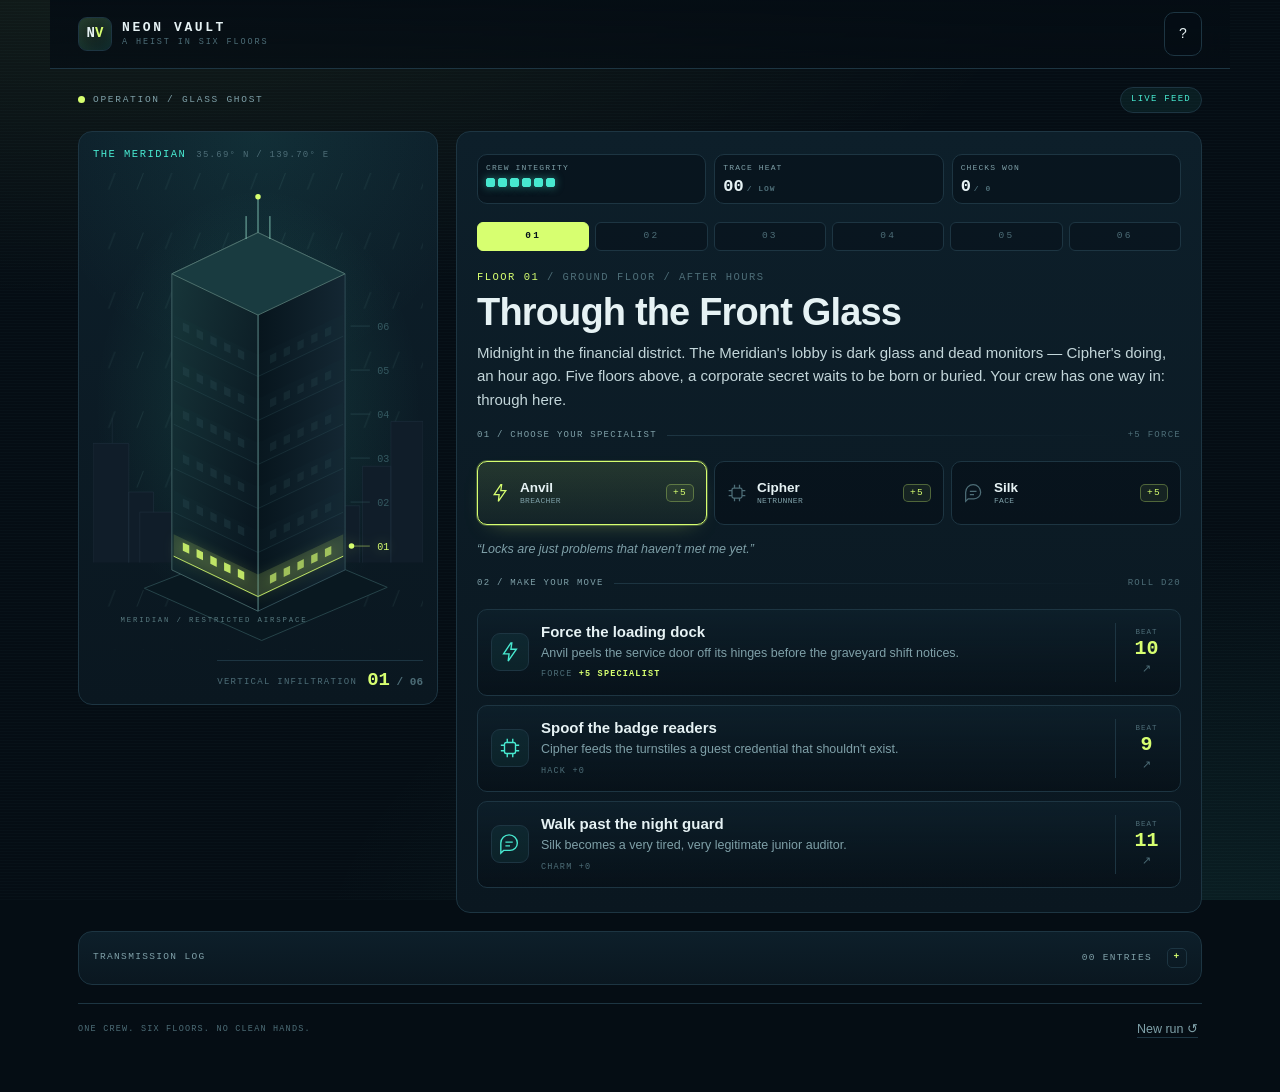
<file: index.html>
<!doctype html>
<html lang="en">
<head>
<meta charset="utf-8">
<!-- viewport-fit=cover so the shell can pay out safe-area insets on notched phones. -->
<meta name="viewport" content="width=device-width, initial-scale=1, viewport-fit=cover">
<meta name="theme-color" content="#091218">
<meta name="color-scheme" content="dark">
<meta name="description" content="NEON VAULT — a solo cyberpunk heist in six floors. Pick a specialist, roll a d20, breach the Meridian.">
<title>NEON VAULT — A heist in six floors</title>
<link rel="manifest" href="manifest.webmanifest">
<link rel="icon" href="icon.svg" type="image/svg+xml">
<link rel="apple-touch-icon" href="icon-180.png">
<link rel="stylesheet" href="styles.css">
<meta name="mobile-web-app-capable" content="yes">
<meta name="apple-mobile-web-app-status-bar-style" content="black-translucent">
<meta name="apple-mobile-web-app-title" content="Neon Vault">
<meta property="og:title" content="NEON VAULT">
<meta property="og:description" content="A heist in six floors. One crew. No clean hands.">
<meta property="og:type" content="website">
</head>
<body>
<!-- app.js owns everything inside #app; the shell ships it empty by contract. -->
<div id="app"></div>
<noscript>
  <div class="noscript-card">
    <p class="eyebrow">SIGNAL LOST</p>
    <h1>NEON VAULT needs JavaScript.</h1>
    <p>The run is played entirely in your browser — no server, no account, nothing sent anywhere. Enable JavaScript and the Meridian is waiting.</p>
  </div>
</noscript>
<script type="module" src="app.js"></script>
</body>
</html>
</file>
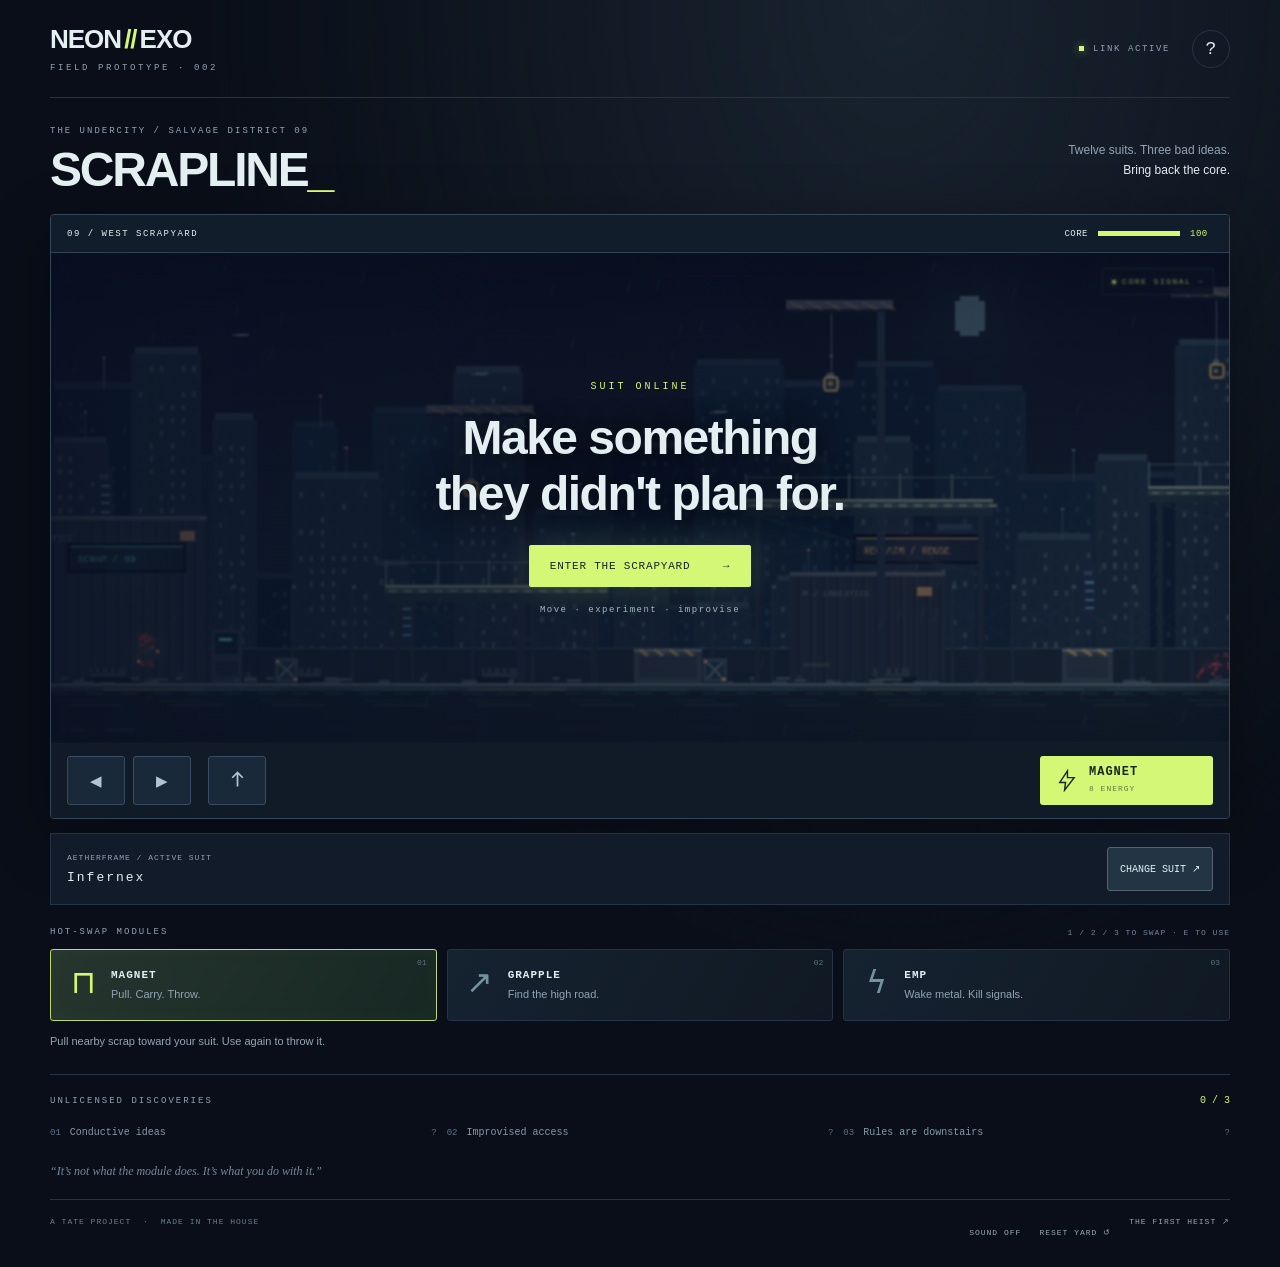
<file: exo/index.html>
<!doctype html>
<html lang="en"><head><meta charset="utf-8"><meta name="viewport" content="width=device-width,initial-scale=1,viewport-fit=cover"><meta name="theme-color" content="#090e18"><meta name="color-scheme" content="dark"><meta name="description" content="A pocket-sized exo-suit playground. Steal a core. Break the obvious route. Invent your own."><meta name="apple-mobile-web-app-capable" content="yes"><meta name="apple-mobile-web-app-title" content="NEON EXO"><title>NEON//EXO — Scrapline</title><link rel="manifest" href="manifest.webmanifest"><link rel="icon" href="icon.svg"><link rel="apple-touch-icon" href="icon-180.png"><link rel="stylesheet" href="style.css"></head>
<body><main class="shell">
<header><a class="wordmark" href="./" aria-label="Neon Exo home">NEON<span>//</span>EXO<small>FIELD PROTOTYPE · 002</small></a><div class="header-actions"><span class="live-dot">LINK ACTIVE</span><button id="help" class="icon-button" aria-label="How to play">?</button></div></header>
<section class="mission-heading"><div><p class="overline">THE UNDERCITY / SALVAGE DISTRICT 09</p><h1>SCRAPLINE<span>_</span></h1></div><p class="mission-copy">Twelve suits. Three bad ideas.<br><strong>Bring back the core.</strong></p></section>
<section class="game-panel" aria-label="Exo-suit game">
<div class="game-status"><span id="zone">09 / WEST SCRAPYARD</span><span class="battery"><span>CORE</span><span class="battery-track"><i id="energy-fill"></i></span><b id="energy">100</b></span></div>
<div class="viewport"><canvas id="game" width="960" height="440" tabindex="0" aria-label="Scrapyard. Arrow keys or A and D to move, W or up to jump, 1 2 3 to select a gadget, E or Space to use it."></canvas><div class="canvas-vignette"></div><div class="game-toast" id="toast" role="status">Find your own way through.</div><div class="goal-chip" id="goal-chip"><i></i><span>CORE SIGNAL →</span></div><button id="start" class="start-card"><span class="overline">SUIT ONLINE</span><strong>Make something<br>they didn't plan for.</strong><span class="start-cta">ENTER THE SCRAPYARD <b>→</b></span><small>Move · experiment · improvise</small></button></div>
<div class="touch-controls"><div class="movement"><button id="left" aria-label="Move left">◀</button><button id="right" aria-label="Move right">▶</button><button id="jump" aria-label="Jump"><svg viewBox="0 0 24 24"><path d="M12 20V4m-6 6 6-6 6 6"/></svg></button></div><button id="use" class="use-button"><svg viewBox="0 0 24 24"><path d="m13 2-8 12h6l-1 8L20 9h-7z"/></svg><span id="use-label">MAGNET</span><small id="use-cost">8 ENERGY</small></button></div>
</section>
<section class="suit-strip"><div><span class="overline">AETHERFRAME / ACTIVE SUIT</span><strong id="active-suit">INFERNEX</strong></div><button id="open-suits">CHANGE SUIT ↗</button></section>
<section class="loadout"><div class="section-head"><span class="overline">HOT-SWAP MODULES</span><span class="key-hint">1 / 2 / 3 TO SWAP · E TO USE</span></div><div class="modules" role="group" aria-label="Suit modules">
<button class="module selected" data-module="magnet" aria-pressed="true"><span class="module-icon magnet-icon">⊓</span><span><b>MAGNET</b><small>Pull. Carry. Throw.</small></span><em>01</em></button>
<button class="module" data-module="grapple" aria-pressed="false"><span class="module-icon">↗</span><span><b>GRAPPLE</b><small>Find the high road.</small></span><em>02</em></button>
<button class="module" data-module="emp" aria-pressed="false"><span class="module-icon">ϟ</span><span><b>EMP</b><small>Wake metal. Kill signals.</small></span><em>03</em></button></div><p class="module-hint" id="module-hint">Pull nearby scrap toward your suit. Use again to throw it.</p></section>
<section class="field-notes"><div class="section-head"><span class="overline">UNLICENSED DISCOVERIES</span><span id="discovery-count">0 / 3</span></div><div class="discoveries"><span data-discovery="charged-scrap">01 <b>Conductive ideas</b><i>?</i></span><span data-discovery="relay-bypass">02 <b>Improvised access</b><i>?</i></span><span data-discovery="sky-route">03 <b>Rules are downstairs</b><i>?</i></span></div><p class="flavor">“It’s not what the module does. It’s what you do with it.”</p></section>
<footer><span>A TATE PROJECT <i>·</i> MADE IN THE HOUSE</span><div><button id="sound" aria-pressed="false">SOUND OFF</button><button id="restart">RESET YARD ↺</button><a href="../">THE FIRST HEIST ↗</a></div></footer>
</main><dialog id="manual"><div class="dialog-inner"><button class="close-dialog" aria-label="Close instructions">×</button><p class="overline">OPERATOR'S FIELD NOTES</p><h2>Gadgets are toys.<br>Go make a mess.</h2><p>Your target is the glowing core on the far right. A security gate stands in the way. The obvious route is optional.</p><div class="manual-row"><b>MOVE</b><span>Hold the arrow buttons. Tap ↑ to jump.<br>Keyboard: A/D or ←/→, W or ↑ to jump.</span></div><div class="manual-row"><b>MAGNET</b><span>Grab nearby scrap. Use again to throw it in the direction you face. Scrap can be carried while using another module.</span></div><div class="manual-row"><b>GRAPPLE</b><span>Zip to a golden anchor above you. Face toward it first. Use again to release.</span></div><div class="manual-row"><b>EMP</b><span>Stun nearby hounds and electrify loose metal. Now what could you do with electrified metal?</span></div><p class="manual-note">Your core recharges by itself. Hound tags knock you back; they don't end the run. Switch modules any time. Reset restores the yard.</p><button class="primary close-manual">GOT IT. LET ME TRY. →</button></div></dialog>
<dialog id="suit-bay" aria-labelledby="suit-title"><div class="dialog-inner"><button class="close-dialog" aria-label="Close suit bay">×</button><p class="overline">AETHERFRAME / EXO-SUIT PROTOTYPES</p><h2 id="suit-title">Choose your silhouette.</h2><div class="suit-preview"><canvas id="suit-portrait" width="160" height="160" aria-label="Selected suit portrait"></canvas><div><p class="overline" id="suit-number"></p><h3 id="suit-name"></h3><p id="suit-role"></p><p class="suit-note">Same gadgets. Your identity.<br>Every frame is ready to deploy.</p></div></div><div id="suit-grid" class="suit-grid" role="group" aria-label="Choose an exo-suit"></div><button id="deploy-suit" class="primary">DEPLOY THIS FRAME →</button><p class="suit-credit">Suit and hound direction supplied by Tate.</p></div></dialog>
<dialog id="debrief"><div class="dialog-inner"><button class="close-dialog" aria-label="Keep exploring">×</button><p class="overline">EXTRACTION COMPLETE</p><h2>Not in the manual.</h2><p>The core is yours. Meridian security would like a word about your methods.</p><div id="debrief-stats"></div><p id="debrief-message"></p><button class="primary close-debrief">KEEP EXPERIMENTING →</button><button id="replay" class="secondary">RESET & TRY ANOTHER ROUTE</button></div></dialog>
<noscript>This game needs JavaScript enabled. No account or installation required.</noscript><script type="module" src="main.mjs"></script></body></html>
</file>
<file: styles.css>
/* NEON VAULT — visual shell.
   Phone-first: every base rule targets 390px portrait; ≥900px is an enhancement.
   Owned by Delivery (Copland). Contract: UI-CONTRACT.md. This file styles only classes
   that app.js actually emits, by class name, never by nth-child. */

/* ---------- tokens ---------- */
:root {
  --ink: #050d14;
  --panel: #0a1720;
  --panel-2: #0d1f2a;
  --line: #1d3542;
  --lime: #d7ff70;
  --cyan: #48e9d0;
  --rose: #ff7a8a;
  --text: #e6f2f4;
  --muted: #7fa0a8;
  --dim: #4d6d77;
  --tone: var(--cyan);

  --mono: ui-monospace, "SF Mono", "Cascadia Mono", "Roboto Mono", Menlo, Consolas, monospace;
  --sans: "Segoe UI Variable Display", "Segoe UI", Inter, -apple-system, BlinkMacSystemFont, "Helvetica Neue", Arial, sans-serif;

  --gap: 14px;
  --radius: 14px;
  --radius-sm: 10px;
  --shell-pad: 16px;
  --ease: cubic-bezier(.2, .7, .3, 1);
  --dur: .22s;
}

*, *::before, *::after { box-sizing: border-box; }

html { -webkit-text-size-adjust: 100%; }

body {
  margin: 0;
  /* Layered: a lime bloom top-left, a cyan bloom low-right, over deep midnight. */
  background:
    radial-gradient(120% 70% at 12% -8%, rgba(215, 255, 112, .07), transparent 60%),
    radial-gradient(110% 80% at 92% 108%, rgba(72, 233, 208, .09), transparent 62%),
    var(--ink);
  background-attachment: fixed;
  color: var(--text);
  font: 16px/1.55 var(--sans);
  min-height: 100dvh;
  /* Nothing in this design may scroll sideways on a phone. */
  overflow-x: hidden;
}

/* A very faint horizontal grain; pure CSS, no asset. */
body::before {
  content: "";
  position: fixed;
  inset: 0;
  pointer-events: none;
  z-index: 0;
  background: repeating-linear-gradient(0deg, rgba(145, 220, 217, .022) 0 1px, transparent 1px 3px);
}

::selection { background: var(--lime); color: #06121a; }

/* ---------- shared type ---------- */
.eyebrow, .u-mono, .status-pill, .section-label, .floor-progress,
.tower-coordinate, .crew-bonus, .choice-stat, .choice-dc small,
.resource span, .journal summary, .journal-floor, .journal-roll small,
.game-footer span, .result-cost, .ending-stats, .tower-caption {
  font-family: var(--mono);
  letter-spacing: .14em;
  text-transform: uppercase;
}

.eyebrow {
  display: block;
  font-size: 10.5px;
  color: var(--muted);
  margin: 0 0 6px;
}
.eyebrow span { color: var(--dim); }

.u-dim { color: var(--muted); }
.u-nowrap { white-space: nowrap; }
.is-hidden { display: none !important; }

[data-tone="success"] { --tone: var(--cyan); }
[data-tone="failure"] { --tone: var(--rose); }
[data-tone="warn"] { --tone: var(--lime); }

h1, h2 { margin: 0; font-weight: 600; }

/* ---------- frame ---------- */
.app-shell {
  position: relative;
  z-index: 1;
  max-width: 1180px;
  margin: 0 auto;
  display: flex;
  flex-direction: column;
  gap: var(--gap);
  padding:
    calc(var(--shell-pad) + env(safe-area-inset-top))
    calc(var(--shell-pad) + env(safe-area-inset-right))
    calc(28px + env(safe-area-inset-bottom))
    calc(var(--shell-pad) + env(safe-area-inset-left));
}

/* ---------- topbar ---------- */
.topbar {
  position: sticky;
  top: 0;
  z-index: 30;
  display: flex;
  align-items: center;
  justify-content: space-between;
  gap: 12px;
  margin: calc(-1 * var(--shell-pad) - env(safe-area-inset-top)) calc(-1 * var(--shell-pad)) 0;
  padding: 12px var(--shell-pad);
  padding-top: calc(12px + env(safe-area-inset-top));
  background: linear-gradient(180deg, rgba(5, 13, 20, .95), rgba(5, 13, 20, .72));
  backdrop-filter: blur(14px);
  -webkit-backdrop-filter: blur(14px);
  border-bottom: 1px solid var(--line);
}

.brand {
  display: flex;
  align-items: center;
  gap: 10px;
  text-decoration: none;
  color: var(--text);
  min-height: 44px;
}
.brand > span:last-child {
  display: flex;
  flex-direction: column;
  font-family: var(--mono);
  font-size: 13px;
  font-weight: 700;
  letter-spacing: .2em;
  line-height: 1.1;
}
.brand small {
  font-size: 8.5px;
  letter-spacing: .22em;
  color: var(--dim);
  font-weight: 400;
  margin-top: 3px;
}

.brand-mark {
  /* flex, not grid: the "N" text node and the "V" span are two items and grid stacks them. */
  display: flex;
  align-items: center;
  justify-content: center;
  white-space: nowrap;
  width: 34px;
  height: 34px;
  flex: 0 0 34px;
  font-family: var(--mono);
  font-size: 14px;
  font-weight: 700;
  letter-spacing: 0;
  color: var(--text);
  border: 1px solid var(--line);
  border-radius: 9px;
  background: linear-gradient(150deg, rgba(215, 255, 112, .14), rgba(72, 233, 208, .05));
  box-shadow: inset 0 0 18px rgba(72, 233, 208, .12);
}
.brand-mark span { color: var(--lime); }

.help-button {
  width: 38px;
  height: 38px;
  padding: 0;
  flex: 0 0 38px;
  border-radius: 50%;
  font-size: 16px;
}

/* ---------- mission strip ---------- */
.mission-strip {
  display: flex;
  align-items: center;
  justify-content: space-between;
  gap: 10px;
  font-family: var(--mono);
  font-size: 9.5px;
  letter-spacing: .18em;
  text-transform: uppercase;
  color: var(--muted);
}
.mission-strip > span:first-child {
  display: inline-flex;
  align-items: center;
  gap: 8px;
  min-width: 0;
  overflow: hidden;
  text-overflow: ellipsis;
  white-space: nowrap;
}

.signal-dot {
  width: 7px;
  height: 7px;
  flex: 0 0 7px;
  border-radius: 50%;
  background: var(--lime);
  box-shadow: 0 0 0 0 rgba(215, 255, 112, .55);
  animation: pulse 2.4s var(--ease) infinite;
}
@keyframes pulse {
  0% { box-shadow: 0 0 0 0 rgba(215, 255, 112, .5); }
  70% { box-shadow: 0 0 0 9px rgba(215, 255, 112, 0); }
  100% { box-shadow: 0 0 0 0 rgba(215, 255, 112, 0); }
}

.status-pill {
  font-size: 9px;
  padding: 5px 10px;
  border: 1px solid var(--line);
  border-radius: 999px;
  color: var(--cyan);
  background: rgba(72, 233, 208, .07);
  white-space: nowrap;
}

/* ---------- layout ---------- */
.mission-layout {
  display: flex;
  flex-direction: column;
  gap: var(--gap);
  min-width: 0;
}

/* ---------- tower ---------- */
/* Phone composition: a compact dossier strip — text block left, small full tower right —
   so the first action card starts within the first screen at 390x844 and repeated floor
   play never scrolls past a giant tower. The tall tower returns at >=900px. */
.tower-panel {
  position: relative;
  display: grid;
  grid-template-columns: minmax(0, 1fr) auto;
  grid-template-areas:
    "heading tower"
    "caption tower";
  align-items: start;
  gap: 6px 12px;
  padding: 11px 13px;
  border: 1px solid var(--line);
  border-radius: var(--radius);
  background:
    radial-gradient(70% 100% at 100% 50%, rgba(72, 233, 208, .1), transparent 72%),
    linear-gradient(180deg, var(--panel-2), var(--panel));
  overflow: hidden;
}

.tower-heading {
  grid-area: heading;
  display: flex;
  flex-direction: column;
  align-items: flex-start;
  gap: 4px;
  min-width: 0;
}
.tower-heading .eyebrow { margin: 0; color: var(--cyan); }
.tower-coordinate { font-size: 9px; color: var(--dim); }

.tower-svg {
  grid-area: tower;
  display: block;
  /* An explicit width is required: the SVG carries only a viewBox, so width:auto inside an
     auto-sized grid column resolves circularly and collapses the tower to nothing. */
  width: 70px;
  height: auto;
  align-self: center;
}

.tower-beacon { animation: beacon 3s ease-in-out infinite; transform-origin: center; }
@keyframes beacon {
  0%, 100% { opacity: 1; }
  50% { opacity: .28; }
}

.floor-node { transition: opacity var(--dur) var(--ease); }
.floor-node.active { filter: drop-shadow(0 0 7px rgba(215, 255, 112, .4)); }

.tower-caption {
  grid-area: caption;
  align-self: end;
  display: flex;
  flex-direction: column;
  align-items: flex-start;
  gap: 4px;
  font-size: 9px;
  color: var(--dim);
  border-top: 1px solid var(--line);
  padding-top: 9px;
  min-width: 0;
}
.tower-caption strong {
  font-size: 19px;
  line-height: 1;
  color: var(--lime);
  letter-spacing: 0;
}
.tower-caption em {
  font-style: normal;
  font-size: 11px;
  color: var(--dim);
}

/* ---------- mission panel ---------- */
.mission-panel {
  display: flex;
  flex-direction: column;
  gap: 13px;
  padding: 14px 14px 18px;
  border: 1px solid var(--line);
  border-radius: var(--radius);
  background: linear-gradient(180deg, var(--panel-2), var(--panel));
  min-width: 0;
}

.resource-strip {
  display: grid;
  grid-template-columns: repeat(3, 1fr);
  gap: 8px;
}
.resource {
  display: flex;
  flex-direction: column;
  gap: 5px;
  padding: 8px 8px;
  border: 1px solid var(--line);
  border-radius: var(--radius-sm);
  background: rgba(5, 13, 20, .5);
  min-width: 0;
}
.resource span {
  font-size: 8px;
  color: var(--muted);
  line-height: 1.3;
}
.resource strong {
  font-family: var(--mono);
  font-size: 17px;
  line-height: 1;
  color: var(--text);
  letter-spacing: 0;
  display: flex;
  align-items: baseline;
  gap: 3px;
  flex-wrap: wrap;
}
.resource strong small {
  font-size: 8px;
  letter-spacing: .12em;
  color: var(--dim);
}

.integrity-pips { display: flex; gap: 4px; align-items: center; }
.integrity-pips i {
  width: 9px;
  height: 9px;
  border-radius: 2px;
  background: rgba(127, 160, 168, .18);
  border: 1px solid var(--line);
  transition: background var(--dur) var(--ease), box-shadow var(--dur) var(--ease);
}
.integrity-pips i.filled {
  background: var(--cyan);
  border-color: var(--cyan);
  box-shadow: 0 0 8px rgba(72, 233, 208, .5);
}

.heat-value.hot { color: var(--rose); }
.heat-value.hot small { color: var(--rose); opacity: .75; }

/* ---------- floor progress ---------- */
.floor-progress {
  display: flex;
  align-items: center;
  gap: 6px;
}
.floor-progress span {
  flex: 1;
  text-align: center;
  font-size: 9.5px;
  padding: 6px 0;
  border: 1px solid var(--line);
  border-radius: 6px;
  color: var(--dim);
  background: rgba(5, 13, 20, .45);
  transition: color var(--dur) var(--ease), border-color var(--dur) var(--ease), background var(--dur) var(--ease);
}
.floor-progress span.cleared {
  color: var(--cyan);
  border-color: rgba(72, 233, 208, .45);
  background: rgba(72, 233, 208, .08);
}
.floor-progress span.active {
  color: #06121a;
  background: var(--lime);
  border-color: var(--lime);
  font-weight: 700;
}

.saved-notice {
  margin: 0;
  padding: 9px 11px;
  font-size: 12.5px;
  color: var(--cyan);
  border-left: 2px solid var(--cyan);
  background: rgba(72, 233, 208, .07);
  border-radius: 0 var(--radius-sm) var(--radius-sm) 0;
}

/* ---------- scene ---------- */
.scene-heading { display: flex; flex-direction: column; gap: 8px; }
.scene-heading .eyebrow { margin: 0; color: var(--lime); }

.scene-title {
  font-size: clamp(25px, 7.4vw, 31px);
  line-height: 1.05;
  letter-spacing: -.022em;
  font-weight: 600;
  text-wrap: balance;
}
.scene-title:focus-visible {
  outline: 2px solid var(--lime);
  outline-offset: 6px;
  border-radius: 4px;
}

.scene-description {
  margin: 0;
  font-size: 15px;
  line-height: 1.55;
  color: #c3d6da;
  text-wrap: pretty;
}

.section-label {
  display: flex;
  align-items: center;
  gap: 10px;
  font-size: 9px;
  color: var(--muted);
}
.section-label > span:first-child { flex: 0 0 auto; }
.section-label > span:last-child { color: var(--dim); flex: 0 0 auto; }
/* The rule between the two labels is drawn, not typed. */
.section-label::after {
  content: "";
  order: 1;
  flex: 1 1 auto;
  height: 1px;
  background: linear-gradient(90deg, var(--line), transparent);
}
.section-label > span:last-child { order: 2; }

/* ---------- crew ---------- */
/* Three across even on the phone: stacked cards ate the screen and pushed the first move
   below the fold. Compact column card — icon, name, role, bonus. */
.crew-list {
  display: grid;
  grid-template-columns: repeat(3, minmax(0, 1fr));
  gap: 7px;
}

.crew-card {
  display: flex;
  flex-direction: column;
  align-items: center;
  justify-content: center;
  gap: 3px;
  width: 100%;
  min-height: 72px;
  padding: 8px 5px;
  text-align: center;
  color: var(--text);
  font: inherit;
  border: 1px solid var(--line);
  border-radius: var(--radius-sm);
  background: rgba(5, 13, 20, .5);
  cursor: pointer;
  transition: border-color var(--dur) var(--ease), background var(--dur) var(--ease), transform var(--dur) var(--ease);
}
.crew-card > span:not(.crew-bonus) {
  display: flex;
  flex-direction: column;
  gap: 1px;
  min-width: 0;
  width: 100%;
}
.crew-card strong {
  font-size: 13px;
  font-weight: 600;
  line-height: 1.15;
  /* Two-word names wrap rather than clipping; the card grows, never truncates. */
  overflow-wrap: anywhere;
}
.crew-card small {
  font-family: var(--mono);
  font-size: 9px;
  /* Tighter tracking than the other mono labels so two-word roles still fit a 3-up card. */
  letter-spacing: .04em;
  text-transform: uppercase;
  color: var(--muted);
  line-height: 1.25;
  overflow-wrap: anywhere;
}
.crew-card .stat-icon { color: var(--dim); width: 17px; height: 17px; flex: 0 0 17px; }
.crew-card:hover, .crew-card:focus-visible { border-color: rgba(72, 233, 208, .5); background: rgba(72, 233, 208, .05); }
.crew-card:active { transform: scale(.99); }

.crew-card.selected,
.crew-card[aria-pressed="true"] {
  border-color: var(--lime);
  background: linear-gradient(180deg, rgba(215, 255, 112, .12), rgba(215, 255, 112, .04));
  box-shadow: 0 0 0 1px rgba(215, 255, 112, .25), 0 8px 22px -14px rgba(215, 255, 112, .5);
}
.crew-card.selected .stat-icon { color: var(--lime); }

.crew-bonus {
  flex: 0 0 auto;
  font-family: var(--mono);
  font-size: 9.5px;
  line-height: 1;
  color: var(--lime);
  padding: 3px 6px;
  border: 1px solid rgba(215, 255, 112, .3);
  border-radius: 5px;
  background: rgba(215, 255, 112, .07);
}

.stat-icon { width: 22px; height: 22px; flex: 0 0 22px; }

.crew-tagline {
  margin: -3px 0 0;
  font-size: 12.5px;
  font-style: italic;
  color: var(--muted);
  line-height: 1.5;
}

/* ---------- choices ---------- */
.choices { display: flex; flex-direction: column; gap: 9px; }

.choice-card {
  display: grid;
  grid-template-columns: auto 1fr auto;
  align-items: center;
  gap: 12px;
  width: 100%;
  min-height: 66px;
  padding: 13px;
  text-align: left;
  color: var(--text);
  font: inherit;
  border: 1px solid var(--line);
  border-radius: var(--radius-sm);
  background: linear-gradient(180deg, rgba(13, 31, 42, .9), rgba(5, 13, 20, .6));
  cursor: pointer;
  transition: border-color var(--dur) var(--ease), transform var(--dur) var(--ease), box-shadow var(--dur) var(--ease);
}
.choice-card:hover, .choice-card:focus-visible {
  border-color: var(--lime);
  box-shadow: 0 10px 26px -18px rgba(215, 255, 112, .8);
}
.choice-card:active { transform: scale(.99); }

.choice-icon {
  display: grid;
  place-items: center;
  width: 38px;
  height: 38px;
  border-radius: 9px;
  color: var(--cyan);
  border: 1px solid var(--line);
  background: rgba(72, 233, 208, .06);
}

.choice-copy { display: flex; flex-direction: column; gap: 3px; min-width: 0; }
.choice-copy strong { font-size: 15px; font-weight: 600; line-height: 1.25; }
.choice-copy small { font-size: 12.5px; color: var(--muted); line-height: 1.45; }

.choice-stat {
  margin-top: 3px;
  font-size: 8.5px;
  color: var(--dim);
}
.choice-stat b { color: var(--lime); font-weight: 700; }

.choice-dc {
  display: flex;
  flex-direction: column;
  align-items: center;
  gap: 1px;
  flex: 0 0 auto;
  padding-left: 10px;
  border-left: 1px solid var(--line);
  align-self: stretch;
  justify-content: center;
  min-width: 52px;
}
.choice-dc small { font-size: 7.5px; color: var(--dim); }
.choice-dc strong {
  font-family: var(--mono);
  font-size: 20px;
  line-height: 1;
  color: var(--lime);
}
.choice-dc span { font-size: 11px; color: var(--dim); }

/* ---------- roll ---------- */
.roll-panel {
  display: flex;
  flex-direction: column;
  align-items: flex-start;
  gap: 12px;
  padding: 18px 15px;
  border: 1px solid var(--line);
  border-radius: var(--radius);
  background:
    radial-gradient(80% 60% at 50% 0%, color-mix(in srgb, var(--tone) 12%, transparent), transparent 70%),
    linear-gradient(180deg, var(--panel-2), var(--panel));
}
.roll-panel.success { --tone: var(--cyan); border-color: rgba(72, 233, 208, .4); }
.roll-panel.failure { --tone: var(--rose); border-color: rgba(255, 122, 138, .4); }
.roll-panel.rolling { --tone: var(--lime); align-items: center; text-align: center; }
.roll-panel .eyebrow { color: var(--tone); margin: 0; }
.roll-panel > p { margin: 0; color: var(--muted); font-size: 13.5px; }

.dice {
  display: grid;
  place-items: center;
  width: 66px;
  height: 66px;
  flex: 0 0 66px;
  font-family: var(--mono);
  font-size: 28px;
  font-weight: 700;
  color: var(--tone);
  border: 1px solid var(--tone);
  border-radius: 15px;
  background: color-mix(in srgb, var(--tone) 10%, transparent);
  box-shadow: inset 0 0 22px color-mix(in srgb, var(--tone) 18%, transparent);
}
.rolling .dice { animation: tumble .72s var(--ease) infinite; }
@keyframes tumble {
  0%, 100% { transform: rotate(-7deg) scale(1); }
  50% { transform: rotate(7deg) scale(1.06); }
}
#rolling-number { display: block; }

.roll-equation {
  display: flex;
  align-items: center;
  gap: 14px;
  flex-wrap: wrap;
}
.roll-equation > span {
  display: flex;
  flex-direction: column;
  font-family: var(--mono);
  font-size: 15px;
  color: var(--muted);
  line-height: 1.2;
}
.roll-equation > span b { color: var(--text); font-size: 22px; }
.roll-equation > span small {
  font-size: 8px;
  letter-spacing: .14em;
  color: var(--dim);
  margin-top: 3px;
}

.outcome {
  font-size: clamp(21px, 6.5vw, 27px);
  line-height: 1.12;
  letter-spacing: -.018em;
  color: var(--tone);
}

.result-story {
  margin: 0;
  font-size: 15px;
  line-height: 1.6;
  color: #c3d6da;
}

.result-cost {
  font-size: 9px;
  color: var(--muted);
  padding: 7px 10px;
  border: 1px dashed var(--line);
  border-radius: var(--radius-sm);
}
.result-cost span { color: var(--dim); margin: 0 4px; }

/* ---------- ending ---------- */
.ending-card {
  display: flex;
  flex-direction: column;
  gap: 13px;
  align-items: flex-start;
  padding: 20px 16px;
  border: 1px solid rgba(215, 255, 112, .3);
  border-radius: var(--radius);
  background:
    radial-gradient(90% 60% at 50% 0%, rgba(215, 255, 112, .12), transparent 70%),
    linear-gradient(180deg, var(--panel-2), var(--panel));
}
.ending-card .eyebrow { margin: 0; color: var(--lime); }
.ending-symbol {
  font-size: 40px;
  line-height: 1;
  color: var(--lime);
  filter: drop-shadow(0 0 14px rgba(215, 255, 112, .45));
}
.ending-stats {
  display: flex;
  flex-wrap: wrap;
  gap: 8px;
  font-size: 9px;
  color: var(--muted);
}
.ending-stats span {
  padding: 7px 10px;
  border: 1px solid var(--line);
  border-radius: 999px;
  background: rgba(5, 13, 20, .5);
}
.ending-stats b { color: var(--lime); font-size: 13px; letter-spacing: 0; }
.replay-note { margin: 0; font-size: 13.5px; font-style: italic; color: var(--muted); }

/* ---------- buttons ---------- */
.primary-button, .secondary-button, .text-button {
  font: inherit;
  cursor: pointer;
  border-radius: var(--radius-sm);
  transition: transform var(--dur) var(--ease), background var(--dur) var(--ease),
              border-color var(--dur) var(--ease), color var(--dur) var(--ease), box-shadow var(--dur) var(--ease);
}

.primary-button {
  display: inline-flex;
  align-items: center;
  justify-content: center;
  gap: 9px;
  width: 100%;
  min-height: 52px;
  padding: 14px 20px;
  font-size: 15px;
  font-weight: 600;
  color: #06121a;
  background: var(--lime);
  border: 1px solid var(--lime);
  box-shadow: 0 12px 30px -18px rgba(215, 255, 112, .9);
}
.primary-button:hover, .primary-button:focus-visible {
  background: #e6ff92;
  box-shadow: 0 14px 34px -16px rgba(215, 255, 112, 1);
}
.primary-button:active { transform: translateY(1px); }

.secondary-button {
  display: inline-flex;
  align-items: center;
  justify-content: center;
  min-height: 44px;
  padding: 10px 16px;
  font-size: 14px;
  color: var(--text);
  background: rgba(5, 13, 20, .55);
  border: 1px solid var(--line);
}
.secondary-button:hover, .secondary-button:focus-visible { border-color: var(--cyan); color: var(--cyan); }

.text-button {
  min-height: 44px;
  padding: 8px 4px;
  font-size: 12.5px;
  color: var(--muted);
  background: none;
  border: none;
  text-decoration: underline;
  text-underline-offset: 4px;
  text-decoration-color: var(--line);
}
.text-button:hover, .text-button:focus-visible { color: var(--lime); text-decoration-color: var(--lime); }

button[disabled] { opacity: .45; cursor: not-allowed; transform: none !important; }

:focus-visible { outline: 2px solid var(--lime); outline-offset: 3px; }

/* ---------- journal ---------- */
.journal {
  border: 1px solid var(--line);
  border-radius: var(--radius);
  background: linear-gradient(180deg, var(--panel-2), var(--panel));
  overflow: hidden;
}
.journal summary {
  display: flex;
  align-items: center;
  justify-content: space-between;
  gap: 10px;
  padding: 15px 14px;
  min-height: 52px;
  font-size: 9.5px;
  color: var(--muted);
  cursor: pointer;
  list-style: none;
}
.journal summary::-webkit-details-marker { display: none; }
.journal summary:hover, .journal summary:focus-visible { color: var(--cyan); }
.journal summary b {
  display: inline-grid;
  place-items: center;
  width: 20px;
  height: 20px;
  margin-left: 8px;
  border: 1px solid var(--line);
  border-radius: 5px;
  color: var(--lime);
  transition: transform var(--dur) var(--ease);
}
.journal details[open] summary b { transform: rotate(45deg); }

.journal-content {
  display: flex;
  flex-direction: column;
  gap: 8px;
  padding: 0 14px 15px;
  max-height: 340px;
  overflow-y: auto;
}

.journal-entry {
  --tone: var(--cyan);
  display: grid;
  grid-template-columns: auto 1fr auto;
  align-items: start;
  gap: 11px;
  padding: 11px;
  border: 1px solid var(--line);
  border-left: 2px solid var(--tone);
  border-radius: var(--radius-sm);
  background: rgba(5, 13, 20, .5);
}
.journal-entry.failure { --tone: var(--rose); }
.journal-entry div { min-width: 0; }
.journal-entry strong { font-size: 13.5px; font-weight: 600; display: block; line-height: 1.3; }
.journal-entry p { margin: 4px 0 0; font-size: 12.5px; color: var(--muted); line-height: 1.5; }

.journal-floor {
  font-size: 9px;
  color: var(--tone);
  padding: 3px 6px;
  border: 1px solid var(--line);
  border-radius: 5px;
}
.journal-roll {
  display: flex;
  flex-direction: column;
  align-items: center;
  font-family: var(--mono);
  font-size: 17px;
  color: var(--tone);
  line-height: 1;
}
.journal-roll small { font-size: 7.5px; color: var(--dim); margin-top: 3px; }

.empty-log { margin: 0; font-size: 13.5px; color: var(--muted); font-style: italic; }

/* ---------- footer ---------- */
.game-footer {
  display: flex;
  align-items: center;
  justify-content: space-between;
  gap: 12px;
  padding-top: 4px;
  font-size: 8.5px;
  color: var(--dim);
  border-top: 1px solid var(--line);
}

/* ---------- modal ---------- */
.modal-backdrop {
  position: fixed;
  inset: 0;
  z-index: 60;
  display: flex;
  align-items: flex-end;
  justify-content: center;
  padding: 0;
  background: rgba(3, 8, 12, .78);
  backdrop-filter: blur(6px);
  -webkit-backdrop-filter: blur(6px);
  animation: fade var(--dur) var(--ease);
}
@keyframes fade { from { opacity: 0; } }

.modal {
  position: relative;
  width: 100%;
  max-width: 520px;
  max-height: 88dvh;
  overflow-y: auto;
  display: flex;
  flex-direction: column;
  gap: 12px;
  padding: 22px 18px calc(22px + env(safe-area-inset-bottom));
  border: 1px solid var(--line);
  border-bottom: none;
  border-radius: 18px 18px 0 0;
  background: linear-gradient(180deg, var(--panel-2), var(--panel));
  animation: sheet .28s var(--ease);
}
@keyframes sheet { from { transform: translateY(14px); opacity: .6; } }

.modal .eyebrow { margin: 0; color: var(--lime); }
.modal h2 {
  font-size: clamp(21px, 6vw, 26px);
  line-height: 1.14;
  letter-spacing: -.02em;
  padding-right: 40px;
}
.modal p { margin: 0; font-size: 14.5px; line-height: 1.6; color: #c3d6da; }
.modal p strong { color: var(--lime); font-weight: 600; }
.modal .primary-button { margin-top: 4px; }

.modal-close {
  position: absolute;
  top: 14px;
  right: 14px;
  width: 36px;
  height: 36px;
  min-height: 36px;
  padding: 0;
  border-radius: 50%;
  font-size: 17px;
  line-height: 1;
}

/* ---------- noscript ---------- */
.noscript-card {
  max-width: 520px;
  margin: 12vh auto;
  padding: 24px 20px;
  border: 1px solid var(--line);
  border-radius: var(--radius);
  background: var(--panel);
}
.noscript-card h1 { font-size: 24px; margin: 0 0 10px; letter-spacing: -.02em; }
.noscript-card p { color: var(--muted); line-height: 1.6; }

/* ---------- desktop enhancement ---------- */
@media (min-width: 900px) {
  :root { --shell-pad: 28px; --gap: 18px; }

  .app-shell { gap: 18px; padding-bottom: 40px; }

  .mission-layout {
    display: grid;
    /* Tower is a fixed companion column; the mission panel takes the rest. */
    grid-template-columns: minmax(280px, 360px) minmax(0, 1fr);
    align-items: start;
    gap: 18px;
  }

  /* Off the phone the tower becomes the tall companion again: single column, full height. */
  .tower-panel {
    position: sticky;
    top: 84px;
    display: flex;
    flex-direction: column;
    gap: 10px;
    padding: 14px;
    background:
      radial-gradient(90% 60% at 50% 0%, rgba(72, 233, 208, .08), transparent 70%),
      linear-gradient(180deg, var(--panel-2), var(--panel));
  }
  .tower-heading {
    flex-direction: row;
    align-items: baseline;
    justify-content: space-between;
    gap: 10px;
  }
  .tower-svg { width: 100%; max-width: none; max-height: none; }
  .tower-caption {
    flex-direction: row;
    align-items: flex-end;
    justify-content: space-between;
    gap: 10px;
    padding-top: 10px;
  }

  .mission-panel { padding: 22px 20px 24px; gap: 18px; }

  /* Room again off the phone: back to a horizontal card, still three across. */
  .crew-card {
    flex-direction: row;
    align-items: center;
    text-align: left;
    gap: 10px;
    padding: 11px 12px;
    min-height: 64px;
  }
  .crew-card strong { font-size: 13.5px; }
  .crew-card small { font-size: 8px; }
  .crew-card .stat-icon { width: 20px; height: 20px; flex: 0 0 20px; }
  .crew-card > span:not(.crew-bonus) { flex: 1; }

  .roll-panel { padding: 22px; }
  .roll-panel .primary-button { width: auto; min-width: 260px; }
  .ending-card .primary-button { width: auto; min-width: 240px; }

  .modal-backdrop { align-items: center; padding: 24px; }
  .modal {
    border-radius: 18px;
    border-bottom: 1px solid var(--line);
    padding: 26px 24px;
  }
  .journal-content { max-height: 420px; }
}

@media (min-width: 1240px) {
  .scene-title { font-size: 38px; }
}

/* ---------- motion and contrast preferences ---------- */
@media (prefers-reduced-motion: reduce) {
  *, *::before, *::after {
    animation-duration: .001ms !important;
    animation-iteration-count: 1 !important;
    transition-duration: .001ms !important;
    scroll-behavior: auto !important;
  }
  .signal-dot, .tower-beacon, .rolling .dice { animation: none; }
}

@media (prefers-contrast: more) {
  :root { --line: #3b5a68; --muted: #9dbcc3; --dim: #7593a0; }
  .choice-card, .crew-card { background: var(--ink); }
}
</file>
<file: exo/style.css>
:root{--bg:#090e18;--panel:#101a26;--line:#243347;--ink:#e4eff1;--muted:#93a3b5;--lime:#d4f875;--cyan:#67e5dc;--gold:#efbd73;--mono:Consolas,'SFMono-Regular','Courier New',monospace;font-family:Arial,Helvetica,sans-serif;color:var(--ink);background:var(--bg);color-scheme:dark}*{box-sizing:border-box}body{margin:0;background:radial-gradient(ellipse at 70% 0%,#18232f 0,transparent 55%),var(--bg)}button,a{-webkit-tap-highlight-color:transparent}button{font:inherit;color:inherit;cursor:pointer}button:focus-visible,a:focus-visible,canvas:focus-visible{outline:2px solid var(--lime);outline-offset:4px}button:disabled{cursor:default;opacity:.4}.shell{max-width:1220px;margin:auto;padding:0 max(20px,env(safe-area-inset-right)) max(20px,env(safe-area-inset-bottom)) max(20px,env(safe-area-inset-left))}header{height:98px;border-bottom:1px solid var(--line);display:flex;align-items:center;justify-content:space-between}.wordmark{font-size:26px;font-weight:900;letter-spacing:-1px;color:var(--ink);text-decoration:none}.wordmark>span{color:var(--lime);margin:0 3px}.wordmark small{display:block;font:9px var(--mono);letter-spacing:2.6px;margin-top:8px;color:var(--muted)}.header-actions{display:flex;align-items:center;gap:22px}.live-dot{font:9px var(--mono);letter-spacing:1.6px;color:var(--muted)}.live-dot:before,.goal-chip i{content:'';display:inline-block;width:5px;height:5px;background:var(--lime);margin-right:9px;box-shadow:0 0 9px #d4f87588}.icon-button{width:38px;height:38px;border:1px solid var(--line);background:none;font:18px var(--mono);border-radius:50%}.mission-heading{display:flex;justify-content:space-between;align-items:center;padding:28px 0 20px}.overline{font:9px var(--mono);letter-spacing:2px;color:var(--muted);margin:0 0 10px}h1{font-size:48px;letter-spacing:-2.2px;margin:0;line-height:1;font-weight:900}h1>span{color:var(--lime)}.mission-copy{font-size:12px;line-height:1.7;color:var(--muted);margin:0;text-align:right}.mission-copy strong{color:var(--ink);font-weight:400}.game-panel{border:1px solid #344659;border-radius:4px;overflow:hidden;box-shadow:0 18px 65px #0005;background:#0b131f}.game-status{height:38px;padding:0 16px;display:flex;align-items:center;justify-content:space-between;background:#121d2b;border-bottom:1px solid #334054;font:9px var(--mono);letter-spacing:1.5px}.battery{display:flex;align-items:center;gap:10px;font-size:9px;letter-spacing:.5px}.battery-track{width:82px;height:5px;background:#263846;display:block}.battery-track i{display:block;width:100%;height:100%;background:var(--lime);transition:width .1s}.battery b{font-weight:400;width:23px;color:var(--lime)}.viewport{position:relative;height:min(48vw,490px);min-height:330px;overflow:hidden;background:#0c1623}canvas{display:block;width:100%;height:100%;image-rendering:pixelated;touch-action:none;outline:none}.canvas-vignette{pointer-events:none;position:absolute;inset:0;box-shadow:inset 0 0 80px #02091455;border-bottom:1px solid #35505b33}.goal-chip{position:absolute;top:15px;right:15px;font:8px var(--mono);letter-spacing:1.5px;background:#0b1424dd;padding:8px 9px;border:1px solid #53674c55;color:#d4f875}.goal-chip i{width:4px;height:4px;margin-right:6px}.game-toast{pointer-events:none;position:absolute;bottom:17px;left:50%;transform:translateX(-50%);max-width:85%;padding:9px 14px;text-align:center;font:10px/1.6 var(--mono);color:#effad1;background:#121d27ed;border:1px solid #b9d97844;border-radius:2px;opacity:0;transition:opacity .25s}.game-toast.visible{opacity:1}.start-card{position:absolute;inset:0;display:flex;flex-direction:column;align-items:center;justify-content:center;border:0;background:linear-gradient(90deg,#080f21bc,#080f2170);backdrop-filter:blur(1px);text-align:center}.start-card .overline{color:var(--lime);font-size:10px;letter-spacing:3px}.start-card>strong{font-size:clamp(28px,4vw,48px);line-height:1.15;letter-spacing:-1.5px;margin:8px 0 24px;text-shadow:0 2px 30px #000}.start-cta{font:11px var(--mono);padding:15px 21px;background:var(--lime);color:#192325;letter-spacing:.8px;border-radius:2px;box-shadow:0 0 35px #d4f87522}.start-cta b{margin-left:25px}.start-card>small{font:9px var(--mono);letter-spacing:1.5px;color:#aab6c2;margin-top:18px}.start-card.hidden{display:none}.touch-controls{padding:13px 16px;background:#111b28;display:flex;justify-content:space-between;gap:18px}.movement{display:flex;gap:8px}.movement button{width:58px;height:49px;background:#1a293a;border:1px solid #394c62;border-radius:3px;color:#b1c4d4;font-size:15px;touch-action:none;user-select:none;-webkit-user-select:none}.movement button:active,.movement button.pressed{color:var(--lime);border-color:var(--lime);background:#293a33}.movement button:last-child{margin-left:9px}.movement svg{width:21px;height:21px;stroke:currentColor;stroke-width:2;fill:none}.use-button{display:grid;grid-template-columns:25px 1fr;grid-template-rows:1fr 1fr;align-items:center;text-align:left;column-gap:9px;min-width:173px;background:var(--lime);color:#192522;border:0;border-radius:3px;padding:8px 15px;touch-action:none;user-select:none}.use-button svg{width:23px;height:23px;grid-row:1/3;fill:none;stroke:currentColor;stroke-width:1.5}.use-button>span{font:700 12px var(--mono);letter-spacing:1px}.use-button small{font:8px var(--mono);letter-spacing:1px;opacity:.6}.use-button:active{filter:brightness(1.18);transform:translateY(1px)}.loadout{margin-top:22px}.section-head{display:flex;align-items:center;justify-content:space-between;margin-bottom:12px}.section-head .overline{margin:0}.key-hint{font:8px var(--mono);color:#718498;letter-spacing:1px}.modules{display:grid;grid-template-columns:repeat(3,1fr);gap:10px}.module{display:flex;gap:14px;align-items:center;text-align:left;position:relative;padding:19px 18px;background:linear-gradient(120deg,#152230,#101923);border:1px solid var(--line);border-radius:3px;min-width:0}.module.selected{border-color:#bbd877;box-shadow:inset 0 0 25px #d4f87508;background:linear-gradient(120deg,#26352e,#172723)}.module-icon{font:32px var(--mono);color:#72929e;line-height:1;width:28px;text-align:center}.module.selected .module-icon{color:var(--lime)}.module b{display:block;font:700 11px var(--mono);letter-spacing:1px}.module small{display:block;color:var(--muted);font-size:11px;margin-top:6px;line-height:1.3}.module em{position:absolute;right:9px;top:8px;font:8px var(--mono);font-style:normal;color:#5b7183}.module-hint{font-size:11px;color:#94a7b4;margin:12px 0 0;line-height:1.6;min-height:18px}.field-notes{border-top:1px solid var(--line);padding:20px 0 0;margin-top:23px}.section-head>#discovery-count{font:10px var(--mono);color:var(--lime)}.discoveries{display:grid;grid-template-columns:repeat(3,1fr);gap:10px}.discoveries>span{display:flex;align-items:center;gap:9px;font:9px var(--mono);color:#5c7387;padding:9px 0;min-width:0}.discoveries b{font:10px var(--mono);color:#8799a9;flex:1}.discoveries i{font-style:normal;color:#527081}.discoveries .found,.discoveries .found b,.discoveries .found i{color:var(--cyan)}.flavor{font:italic 12px Georgia,serif;color:#74899b;margin:17px 0 7px}footer{border-top:1px solid var(--line);margin-top:20px;padding-top:17px;display:flex;justify-content:space-between;gap:14px;font:8px var(--mono);letter-spacing:1px;color:#667f92}footer>div{display:flex;gap:18px}footer i{font-style:normal;margin:0 6px}footer button,footer a{font:inherit;letter-spacing:inherit;color:#97aab6;border:0;background:none;padding:0;text-decoration:none;min-height:30px}footer button:hover,footer a:hover{color:var(--lime)}dialog{max-width:500px;width:calc(100% - 30px);max-height:90dvh;border:1px solid #4c655d;background:#111e2b;color:var(--ink);padding:0;border-radius:5px;box-shadow:0 20px 100px #000a}dialog::backdrop{background:#040913c9;backdrop-filter:blur(5px)}.dialog-inner{padding:32px;position:relative}.close-dialog{position:absolute;right:12px;top:10px;width:32px;height:32px;border:0;background:none;color:#9cb5be;font-size:26px}h2{font-size:31px;letter-spacing:-1px;margin:14px 0 18px;line-height:1.12}.dialog-inner>p{font-size:13px;line-height:1.7;color:#a6b8c3}.dialog-inner>.overline{font:9px var(--mono);color:var(--lime)}.manual-row{display:grid;grid-template-columns:76px 1fr;gap:10px;padding:12px 0;border-bottom:1px solid #29404d}.manual-row>b{font:10px var(--mono);color:var(--cyan);padding-top:3px}.manual-row>span{font-size:12px;line-height:1.6;color:#a9becb}.dialog-inner .manual-note{font-size:11px}.primary,.secondary{width:100%;border:0;border-radius:3px;padding:15px;font:11px var(--mono);letter-spacing:.7px;background:var(--lime);color:#132221;margin-top:13px}.secondary{background:none;border:1px solid #405460;color:#a6bdc7}.dialog-inner #debrief-stats{display:flex;gap:15px;padding:15px 0;color:var(--cyan);font:12px var(--mono);flex-wrap:wrap}body.playing .live-dot{color:var(--lime)}
@media(max-width:620px){.shell{padding-left:max(12px,env(safe-area-inset-left));padding-right:max(12px,env(safe-area-inset-right))}header{height:74px}.wordmark{font-size:23px}.wordmark small{font-size:7px;letter-spacing:2px;margin-top:6px}.live-dot{display:none}.icon-button{width:36px;height:36px}.mission-heading{padding:21px 0 16px;align-items:end}.overline{font-size:7px;letter-spacing:1.3px}h1{font-size:36px}.mission-copy{font-size:10px}.game-status{padding:0 10px;font-size:7px;height:32px;letter-spacing:.7px}.battery{gap:6px;font-size:8px}.battery-track{width:47px}.viewport{height:clamp(260px,42svh,370px);min-height:0}.goal-chip{font-size:6px;top:10px;right:10px;padding:6px}.start-card>strong{font-size:30px}.start-card .overline{font-size:8px}.start-cta{font-size:9px;padding:13px 15px}.start-cta b{margin-left:12px}.touch-controls{padding:10px;gap:8px}.movement{gap:6px}.movement button{width:43px;height:48px}.movement button:last-child{margin-left:2px}.use-button{min-width:0;flex:1;max-width:145px;grid-template-columns:19px 1fr;column-gap:7px;padding:8px 10px}.use-button svg{width:19px}.use-button>span{font-size:10px}.use-button small{font-size:7px}.loadout{margin-top:17px}.section-head{margin-bottom:10px}.key-hint{display:none}.modules{gap:6px}.module{flex-direction:column;align-items:start;gap:9px;padding:13px 10px}.module-icon{font-size:25px;width:22px}.module b{font-size:9px;letter-spacing:.5px}.module small{font-size:9px;margin-top:5px;line-height:1.4}.module em{font-size:7px;right:7px;top:7px}.module-hint{font-size:10px;margin-top:9px}.field-notes{padding-top:16px;margin-top:18px}.discoveries{gap:8px}.discoveries>span{flex-wrap:wrap;gap:5px;font-size:8px;align-items:start}.discoveries b{font-size:8px;line-height:1.5;flex-basis:70%}.discoveries i{display:none}.flavor{font-size:11px;line-height:1.5;margin-top:12px}footer{flex-direction:column;gap:5px;font-size:7px;letter-spacing:.6px;margin-top:17px;padding-top:13px}footer>div{gap:18px}.dialog-inner{padding:26px 22px}h2{font-size:27px}.game-toast{font-size:9px;width:max-content;max-width:90%;bottom:12px;padding:7px 10px}}
@media(max-height:520px) and (orientation:landscape){header,.mission-heading,.field-notes,footer{display:none}.shell{padding:6px 10px}.game-panel{display:grid;grid-template-columns:1fr 155px}.game-status{grid-column:1/3;height:27px}.viewport{height:calc(100svh - 100px);min-height:180px}.touch-controls{flex-direction:column;justify-content:center;padding:10px;gap:18px}.movement{flex-wrap:wrap;justify-content:center}.movement button{width:48px;height:43px}.movement button:last-child{margin:0}.use-button{min-height:50px;min-width:0;padding:9px}.loadout{margin-top:7px}.loadout .section-head,.module-hint{display:none}.module{padding:6px 12px;flex-direction:row;gap:10px;align-items:center}.module-icon{font-size:18px}.module small,.module em{display:none}.modules{gap:7px}.module b{font-size:9px}}
@media(prefers-reduced-motion:reduce){*,*::before,*::after{transition:none!important;animation:none!important;scroll-behavior:auto!important}}

.suit-strip{display:flex;align-items:center;justify-content:space-between;gap:12px;margin-top:14px;padding:13px 16px;background:#111b29;border:1px solid var(--line)}.suit-strip .overline{display:block;font-size:8px;letter-spacing:1px;margin-bottom:5px}.suit-strip strong{font:13px var(--mono);letter-spacing:2px}.suit-strip button{background:#233545;border:1px solid #536474;border-radius:3px;padding:12px;font:10px var(--mono);min-height:44px}#suit-bay{width:min(680px,calc(100vw - 24px));max-height:90svh}#suit-bay .dialog-inner{padding:28px}#suit-bay h2{font-size:28px}.suit-preview{display:flex;align-items:center;gap:22px;border:1px solid #344052;background:#0d1119;padding:12px;margin:18px 0}.suit-preview canvas{width:140px;height:140px;flex:0 0 140px}.suit-preview h3{font:22px var(--mono);margin:6px 0;color:var(--ink)}#suit-role{font:11px var(--mono);text-transform:uppercase;letter-spacing:2px;color:var(--cyan)}.suit-note{font-size:11px!important;line-height:1.6!important;color:var(--muted)}.suit-grid{display:grid;grid-template-columns:repeat(6,minmax(0,1fr));gap:8px;margin-bottom:18px}.suit-choice{min-width:0;padding:4px 2px 9px;border:1px solid #2d394b;background:#0c1119;border-radius:3px;position:relative}.suit-choice canvas{width:100%;height:auto;aspect-ratio:1}.suit-choice span{display:block;font:8px var(--mono);letter-spacing:.3px}.suit-choice[aria-pressed=true]{border-color:var(--suit-color);box-shadow:inset 0 -3px var(--suit-color);background:#1d2735}.suit-choice[aria-pressed=true]:after{content:'✓';position:absolute;right:4px;top:2px;color:var(--suit-color)}.suit-credit{font:9px var(--mono)!important;color:var(--muted);text-align:center;margin-bottom:0!important}@media(max-width:620px){#suit-bay .dialog-inner{padding:24px 14px 16px}#suit-bay h2{font-size:22px}.suit-preview{gap:8px;padding:6px;margin:12px 0}.suit-preview canvas{width:105px;height:105px;flex-basis:105px}.suit-preview h3{font-size:18px}.suit-note{font-size:9px!important}.suit-grid{grid-template-columns:repeat(4,minmax(0,1fr));gap:6px}.suit-strip{padding:10px}.suit-strip .overline{font-size:7px;letter-spacing:0}.suit-strip button{font-size:9px;padding:10px}.suit-choice span{font-size:7px}}@media(max-height:520px) and (orientation:landscape){.suit-strip{margin:5px 0;padding:3px 9px}.suit-strip .overline{display:none}.suit-strip button{min-height:30px;padding:5px 10px}.viewport{height:calc(100svh - 144px)}.suit-preview canvas{width:80px;height:80px;flex-basis:80px}.suit-grid{grid-template-columns:repeat(6,minmax(0,1fr))}}
</file>
